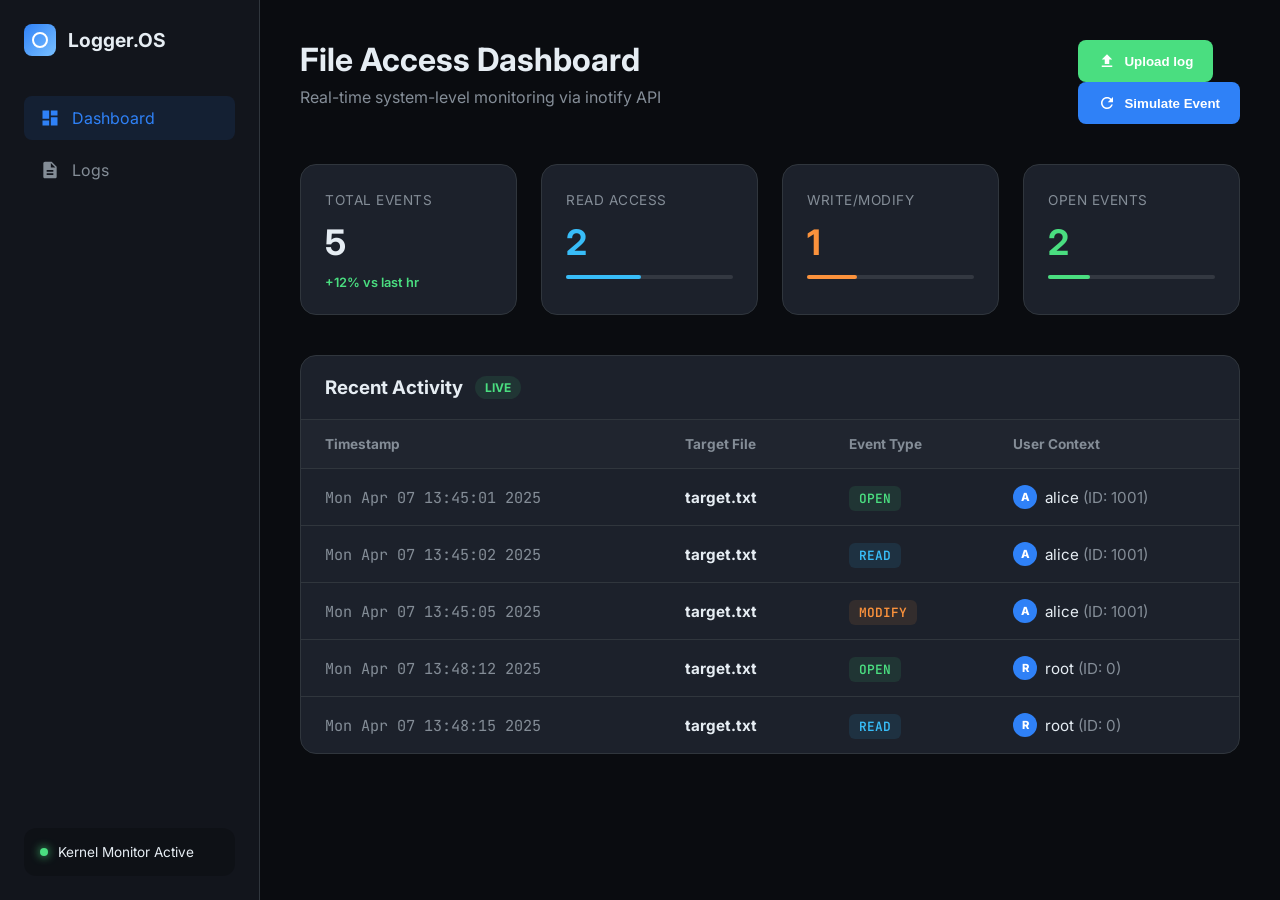
<file: dashboard/index.html>
<!DOCTYPE html>
<html lang="en">
<head>
    <meta charset="UTF-8">
    <meta name="viewport" content="width=device-width, initial-scale=1.0">
    <title>File Access Logger | Analytics Dashboard</title>
    <link rel="stylesheet" href="style.css">
    <link href="https://fonts.googleapis.com/css2?family=Inter:wght@300;400;600;700&family=JetBrains+Mono&display=swap" rel="stylesheet">
</head>
<body>
    <div class="app-container">
        <aside class="sidebar">
            <div class="logo">
                <div class="logo-icon"></div>
                <span>Logger.OS</span>
            </div>
            <nav>
                <div class="nav-item active">
                    <svg viewBox="0 0 24 24" width="20" height="20"><path d="M3 13h8V3H3v10zm0 8h8v-6H3v6zm10 0h8V11h-8v10zm0-18v6h8V3h-8z" fill="currentColor"/></svg>
                    Dashboard
                </div>
                <div class="nav-item">
                    <svg viewBox="0 0 24 24" width="20" height="20"><path d="M14 2H6c-1.1 0-1.99.9-1.99 2L4 20c0 1.1.89 2 1.99 2H18c1.1 0 2-.9 2-2V8l-6-6zm2 16H8v-2h8v2zm0-4H8v-2h8v2zm-3-5V3.5L18.5 9H13z" fill="currentColor"/></svg>
                    Logs
                </div>
            </nav>
            <div class="system-status">
                <div class="status-indicator online"></div>
                <span>Kernel Monitor Active</span>
            </div>
        </aside>

        <main class="content">
            <header>
                <div class="title-group">
                    <h1>File Access Dashboard</h1>
                    <p>Real-time system-level monitoring via inotify API</p>
                </div>
                <div class="actions">
                    <input type="file" id="logFileInput" style="display: none;" accept=".txt">
                    <button id="uploadBtn" class="primary-btn" style="background: var(--green); margin-right: 10px;">
                        <svg viewBox="0 0 24 24" width="18" height="18"><path d="M9 16h6v-6h4l-7-7-7 7h4v6zm-4 2h14v2H5v-2z" fill="currentColor"/></svg>
                        Upload log
                    </button>
                    <button id="refreshBtn" class="primary-btn">
                        <svg viewBox="0 0 24 24" width="18" height="18"><path d="M17.65 6.35C16.2 4.9 14.21 4 12 4c-4.42 0-7.99 3.58-7.99 8s3.57 8 7.99 8c3.73 0 6.84-2.55 7.73-6h-2.08c-.82 2.33-3.04 4-5.65 4-3.31 0-6-2.69-6-6s2.69-6 6-6c1.66 0 3.14.69 4.22 1.78L13 11h7V4l-2.35 2.35z" fill="currentColor"/></svg>
                        Simulate Event
                    </button>
                </div>
            </header>

            <section class="stats-grid">
                <div class="stat-card">
                    <span class="label">Total Events</span>
                    <h2 id="totalEvents">0</h2>
                    <div class="trend positive">+12% vs last hr</div>
                </div>
                <div class="stat-card">
                    <span class="label">Read Access</span>
                    <h2 id="readEvents" style="color: var(--blue);">0</h2>
                    <div class="mini-bar"><div class="fill" style="width: 45%; background: var(--blue);"></div></div>
                </div>
                <div class="stat-card">
                    <span class="label">Write/Modify</span>
                    <h2 id="writeEvents" style="color: var(--orange);">0</h2>
                    <div class="mini-bar"><div class="fill" style="width: 30%; background: var(--orange);"></div></div>
                </div>
                <div class="stat-card">
                    <span class="label">Open Events</span>
                    <h2 id="openEvents" style="color: var(--green);">0</h2>
                    <div class="mini-bar"><div class="fill" style="width: 25%; background: var(--green);"></div></div>
                </div>
            </section>

            <section class="log-table-container">
                <div class="table-header">
                    <h3>Recent Activity</h3>
                    <span class="badge">Live</span>
                </div>
                <table id="logTable">
                    <thead>
                        <tr>
                            <th>Timestamp</th>
                            <th>Target File</th>
                            <th>Event Type</th>
                            <th>User Context</th>
                        </tr>
                    </thead>
                    <tbody id="logBody">
                        <!-- Logs will be injected here -->
                    </tbody>
                </table>
            </section>
        </main>
    </div>
    <script src="script.js"></script>
</body>
</html>
</file>
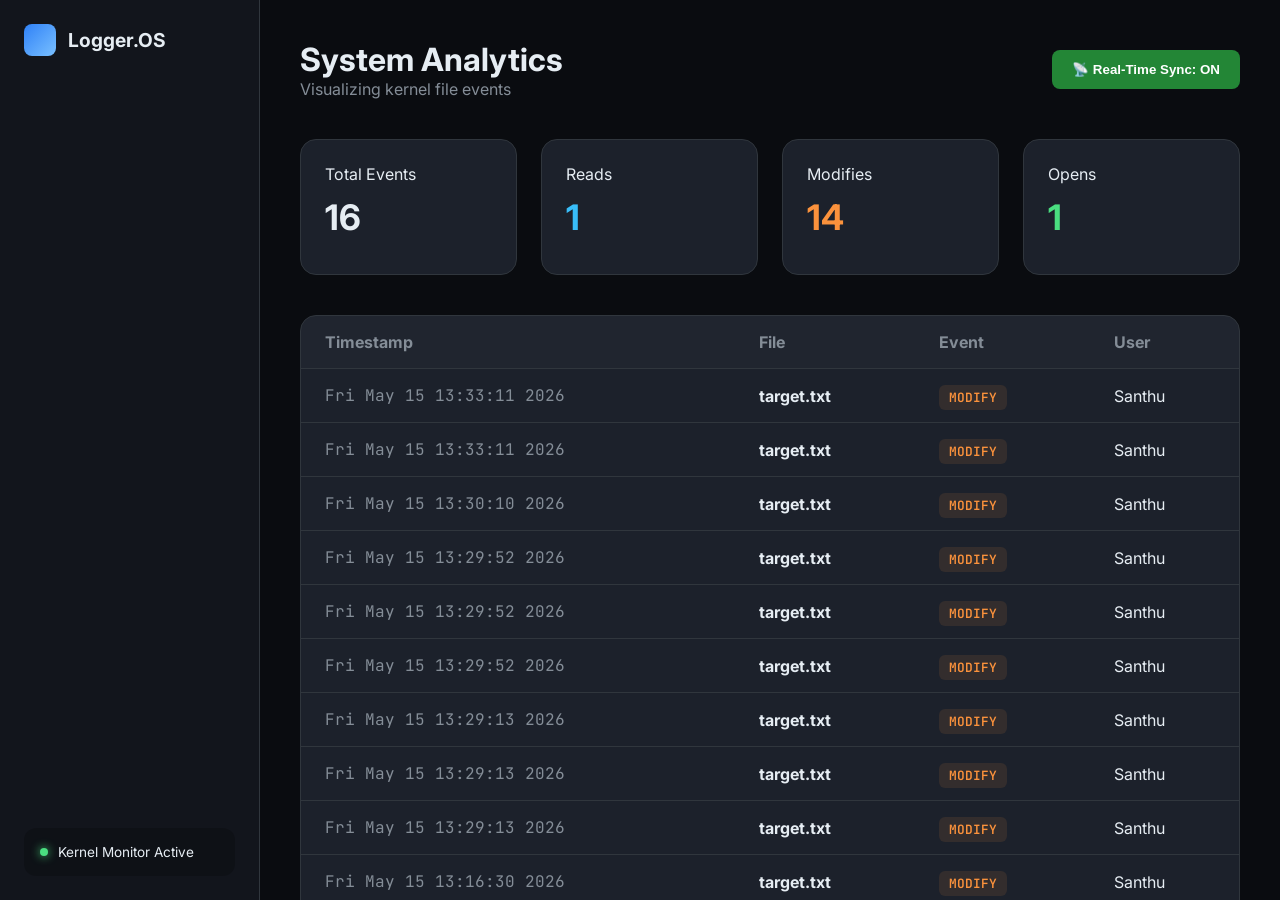
<file: dashboard_standalone.html>
<!DOCTYPE html>
<html lang="en">
<head>
    <meta charset="UTF-8">
    <meta name="viewport" content="width=device-width, initial-scale=1.0">
    <title>File Access Logger | Analytics Dashboard</title>
    <link href="https://fonts.googleapis.com/css2?family=Inter:wght@300;400;600;700&family=JetBrains+Mono&display=swap" rel="stylesheet">
    <style>
        :root {
            --bg: #0a0c10;
            --sidebar: #12151c;
            --card: #1c212b;
            --text-main: #e6edf3;
            --text-dim: #848d97;
            --accent: #2f81f7;
            --blue: #38bdf8;
            --green: #4ade80;
            --orange: #fb923c;
            --border: #30363d;
        }

        * { margin: 0; padding: 0; box-sizing: border-box; }
        body { font-family: 'Inter', sans-serif; background-color: var(--bg); color: var(--text-main); height: 100vh; display: flex; overflow: hidden; }

        .sidebar { width: 260px; background: var(--sidebar); border-right: 1px solid var(--border); padding: 24px; display: flex; flex-direction: column; }
        .logo { display: flex; align-items: center; gap: 12px; font-weight: 700; margin-bottom: 40px; font-size: 1.2rem; }
        .logo-icon { width: 32px; height: 32px; background: linear-gradient(135deg, var(--accent), #79c0ff); border-radius: 8px; }
        
        .content { flex: 1; padding: 40px; overflow-y: auto; }
        header { display: flex; justify-content: space-between; align-items: center; margin-bottom: 40px; }
        
        .primary-btn { background: var(--accent); color: white; border: none; padding: 12px 20px; border-radius: 8px; font-weight: 600; cursor: pointer; display: flex; align-items: center; gap: 8px; }
        
        .stats-grid { display: grid; grid-template-columns: repeat(4, 1fr); gap: 24px; margin-bottom: 40px; }
        .stat-card { background: var(--card); padding: 24px; border-radius: 16px; border: 1px solid var(--border); }
        .stat-card h2 { font-size: 2.2rem; margin: 12px 0; }

        .log-table-container { background: var(--card); border-radius: 16px; border: 1px solid var(--border); overflow: hidden; }
        table { width: 100%; border-collapse: collapse; }
        th { text-align: left; padding: 16px 24px; color: var(--text-dim); background: rgba(255,255,255,0.02); }
        td { padding: 16px 24px; border-top: 1px solid var(--border); }
        
        .event-tag { padding: 4px 10px; border-radius: 6px; font-family: 'JetBrains Mono'; font-size: 0.8rem; font-weight: 600; }
        .tag-open { background: rgba(74, 222, 128, 0.1); color: var(--green); }
        .tag-read { background: rgba(56, 189, 248, 0.1); color: var(--blue); }
        .tag-modify { background: rgba(251, 146, 60, 0.1); color: var(--orange); }

        @keyframes pulse { 0% { opacity: 1; } 50% { opacity: 0.5; } 100% { opacity: 1; } }
        .status-indicator { width: 8px; height: 8px; background: var(--green); border-radius: 50%; box-shadow: 0 0 10px var(--green); animation: pulse 2s infinite; }
    </style>
</head>
<body>
    <aside class="sidebar">
        <div class="logo"><div class="logo-icon"></div><span>Logger.OS</span></div>
        <div style="margin-top: auto; padding: 16px; background: rgba(0,0,0,0.2); border-radius: 12px; display: flex; align-items: center; gap: 10px; font-size: 0.85rem;">
            <div class="status-indicator"></div> Kernel Monitor Active
        </div>
    </aside>

    <main class="content">
        <header>
            <div><h1>System Analytics</h1><p style="color: var(--text-dim)">Visualizing kernel file events</p></div>
            <div style="display: flex; gap: 10px;">
                <input type="file" id="logFileInput" style="display: none;" accept=".txt">
                <button id="uploadBtn" class="primary-btn" style="background: var(--green);">
                    Upload Real Log
                </button>
            </div>
        </header>

        <section class="stats-grid">
            <div class="stat-card"><span>Total Events</span><h2 id="total">0</h2></div>
            <div class="stat-card"><span>Reads</span><h2 id="reads" style="color: var(--blue)">0</h2></div>
            <div class="stat-card"><span>Modifies</span><h2 id="writes" style="color: var(--orange)">0</h2></div>
            <div class="stat-card"><span>Opens</span><h2 id="opens" style="color: var(--green)">0</h2></div>
        </section>

        <div class="log-table-container">
            <table>
                <thead><tr><th>Timestamp</th><th>File</th><th>Event</th><th>User</th></tr></thead>
                <tbody id="logBody"></tbody>
            </table>
        </div>
    </main>

    <script>
        function renderLogs(logs) {
            const body = document.getElementById('logBody');
            body.innerHTML = '';
            let r=0, w=0, o=0;
            logs.forEach(log => {
                if (log.event === 'READ') r++;
                if (log.event === 'MODIFY') w++;
                if (log.event === 'OPEN' || log.event.includes('CREATE')) o++;
                const tr = document.createElement('tr');
                tr.innerHTML = `
                    <td style="color: var(--text-dim); font-family: 'JetBrains Mono'">${log.time}</td>
                    <td><b>${log.file}</b></td>
                    <td><span class="event-tag tag-${log.event.toLowerCase().split('/')[0]}">${log.event}</span></td>
                    <td>${log.user}</td>
                `;
                body.appendChild(tr);
            });
            document.getElementById('total').innerText = logs.length;
            document.getElementById('reads').innerText = r;
            document.getElementById('writes').innerText = w;
            document.getElementById('opens').innerText = o;
        }

        // Auto-Sync Logic for Local Server
        function syncFromServer() {
            fetch('/file_access_log.txt?t=' + Date.now())
                .then(response => response.text())
                .then(text => {
                    const lines = text.split('\n');
                    const parsed = [];
                    lines.forEach(line => {
                        const regex = /\[(.*?)\] File: (.*?) \| Event: (.*?) \| User: (.*?)(?: \(UID: (\d+)\))?$/;
                        const match = line.match(regex);
                        if (match) parsed.unshift({ time: match[1], file: match[2], event: match[3], user: match[4] });
                    });
                    renderLogs(parsed);
                })
                .catch(err => console.log("Waiting for server..."));
        }

        // Start syncing immediately when served from Python
        if (window.location.protocol !== 'file:') {
            document.getElementById('uploadBtn').innerText = "📡 Real-Time Sync: ON";
            document.getElementById('uploadBtn').style.background = "#238636";
            setInterval(syncFromServer, 1000);
            syncFromServer();
        }

        // Fallback for manual file upload
        let selectedFile = null;
        document.getElementById('uploadBtn').addEventListener('click', () => {
            if (window.location.protocol === 'file:') {
                document.getElementById('logFileInput').click();
            }
        });
    </script>
</body>
</html>
</file>
<file: dashboard/style.css>
:root {
    --bg: #0a0c10;
    --sidebar: #12151c;
    --card: #1c212b;
    --text-main: #e6edf3;
    --text-dim: #848d97;
    --accent: #2f81f7;
    --blue: #38bdf8;
    --green: #4ade80;
    --orange: #fb923c;
    --border: #30363d;
}

* {
    margin: 0;
    padding: 0;
    box-sizing: border-box;
}

body {
    font-family: 'Inter', sans-serif;
    background-color: var(--bg);
    color: var(--text-main);
    overflow: hidden;
}

.app-container {
    display: flex;
    height: 100vh;
}

/* Sidebar */
.sidebar {
    width: 260px;
    background: var(--sidebar);
    border-right: 1px solid var(--border);
    display: flex;
    flex-direction: column;
    padding: 24px;
}

.logo {
    display: flex;
    align-items: center;
    gap: 12px;
    font-weight: 700;
    font-size: 1.2rem;
    margin-bottom: 40px;
}

.logo-icon {
    width: 32px;
    height: 32px;
    background: linear-gradient(135deg, var(--accent), #79c0ff);
    border-radius: 8px;
    position: relative;
}

.logo-icon::after {
    content: '';
    position: absolute;
    top: 50%;
    left: 50%;
    transform: translate(-50%, -50%);
    width: 12px;
    height: 12px;
    border: 2px solid white;
    border-radius: 50%;
}

.nav-item {
    display: flex;
    align-items: center;
    gap: 12px;
    padding: 12px 16px;
    border-radius: 8px;
    color: var(--text-dim);
    cursor: pointer;
    transition: all 0.2s;
    margin-bottom: 8px;
}

.nav-item:hover, .nav-item.active {
    background: rgba(255, 255, 255, 0.05);
    color: var(--text-main);
}

.nav-item.active {
    background: rgba(47, 129, 247, 0.1);
    color: var(--accent);
}

.system-status {
    margin-top: auto;
    padding: 16px;
    background: rgba(0,0,0,0.2);
    border-radius: 12px;
    display: flex;
    align-items: center;
    gap: 10px;
    font-size: 0.85rem;
}

.status-indicator {
    width: 8px;
    height: 8px;
    border-radius: 50%;
}

.status-indicator.online {
    background: var(--green);
    box-shadow: 0 0 10px var(--green);
    animation: pulse 2s infinite;
}

/* Main Content */
.content {
    flex: 1;
    padding: 40px;
    overflow-y: auto;
}

header {
    display: flex;
    justify-content: space-between;
    align-items: flex-start;
    margin-bottom: 40px;
}

h1 {
    font-size: 2rem;
    font-weight: 700;
    margin-bottom: 8px;
}

header p {
    color: var(--text-dim);
}

.primary-btn {
    background: var(--accent);
    color: white;
    border: none;
    padding: 12px 20px;
    border-radius: 8px;
    font-weight: 600;
    display: flex;
    align-items: center;
    gap: 8px;
    cursor: pointer;
    transition: transform 0.2s, background 0.2s;
}

.primary-btn:hover {
    background: #1f6feb;
    transform: translateY(-2px);
}

/* Stats */
.stats-grid {
    display: grid;
    grid-template-columns: repeat(4, 1fr);
    gap: 24px;
    margin-bottom: 40px;
}

.stat-card {
    background: var(--card);
    padding: 24px;
    border-radius: 16px;
    border: 1px solid var(--border);
    position: relative;
}

.stat-card .label {
    font-size: 0.85rem;
    color: var(--text-dim);
    text-transform: uppercase;
    letter-spacing: 0.5px;
}

.stat-card h2 {
    font-size: 2.2rem;
    margin: 12px 0;
}

.trend {
    font-size: 0.8rem;
    font-weight: 600;
}

.trend.positive { color: var(--green); }

.mini-bar {
    height: 4px;
    background: rgba(255,255,255,0.1);
    border-radius: 2px;
    margin-top: 12px;
}

.mini-bar .fill {
    height: 100%;
    border-radius: 2px;
}

/* Table */
.log-table-container {
    background: var(--card);
    border-radius: 16px;
    border: 1px solid var(--border);
    overflow: hidden;
}

.table-header {
    padding: 20px 24px;
    border-bottom: 1px solid var(--border);
    display: flex;
    align-items: center;
    gap: 12px;
}

.badge {
    background: rgba(74, 222, 128, 0.1);
    color: var(--green);
    padding: 4px 10px;
    border-radius: 20px;
    font-size: 0.75rem;
    font-weight: 700;
    text-transform: uppercase;
}

table {
    width: 100%;
    border-collapse: collapse;
}

th {
    text-align: left;
    padding: 16px 24px;
    font-size: 0.85rem;
    color: var(--text-dim);
    background: rgba(255,255,255,0.02);
}

td {
    padding: 16px 24px;
    border-top: 1px solid var(--border);
    font-size: 0.95rem;
}

.event-tag {
    padding: 4px 10px;
    border-radius: 6px;
    font-family: 'JetBrains Mono', monospace;
    font-size: 0.8rem;
    font-weight: 600;
}

.tag-open { background: rgba(74, 222, 128, 0.1); color: var(--green); }
.tag-read { background: rgba(56, 189, 248, 0.1); color: var(--blue); }
.tag-modify { background: rgba(251, 146, 60, 0.1); color: var(--orange); }

.user-context {
    display: flex;
    align-items: center;
    gap: 8px;
}

.avatar {
    width: 24px;
    height: 24px;
    border-radius: 50%;
    background: var(--accent);
    display: flex;
    align-items: center;
    justify-content: center;
    font-size: 0.7rem;
    font-weight: 800;
    color: white;
}

@keyframes pulse {
    0% { opacity: 1; }
    50% { opacity: 0.5; }
    100% { opacity: 1; }
}
</file>
